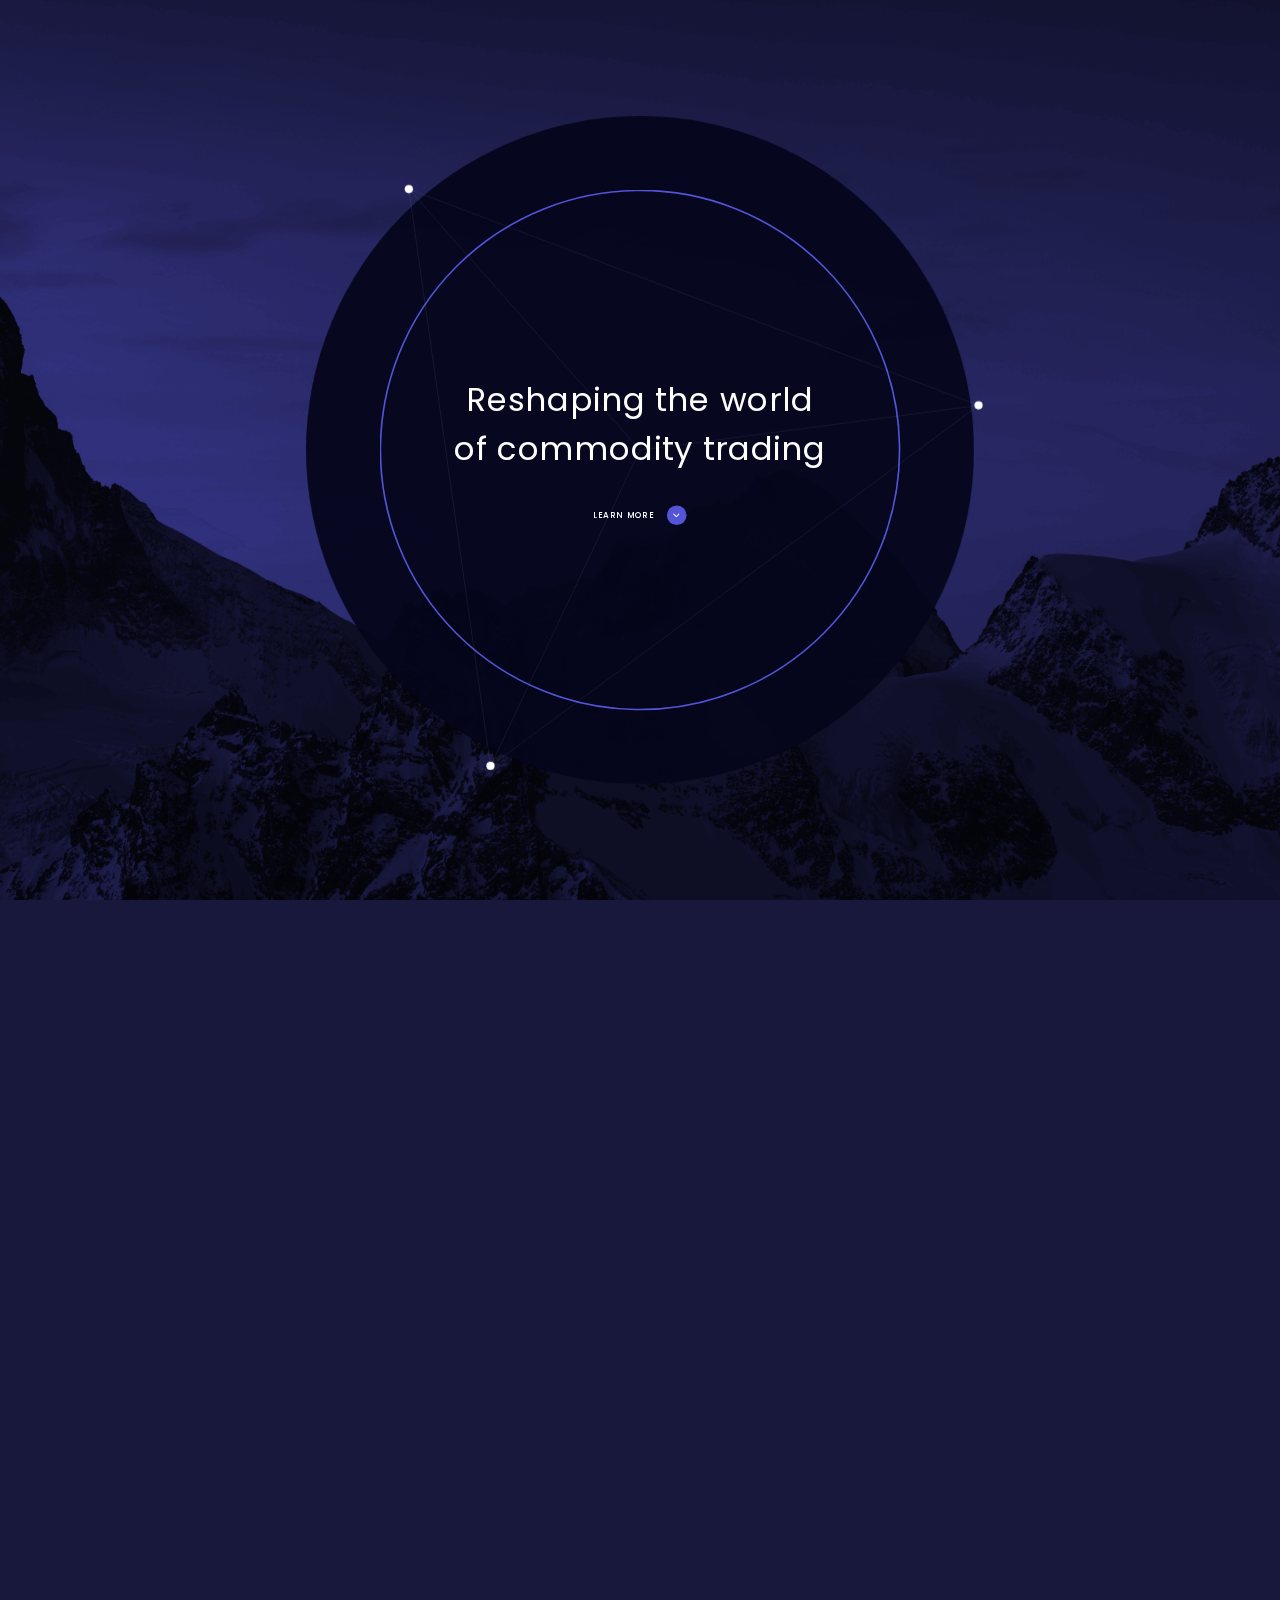
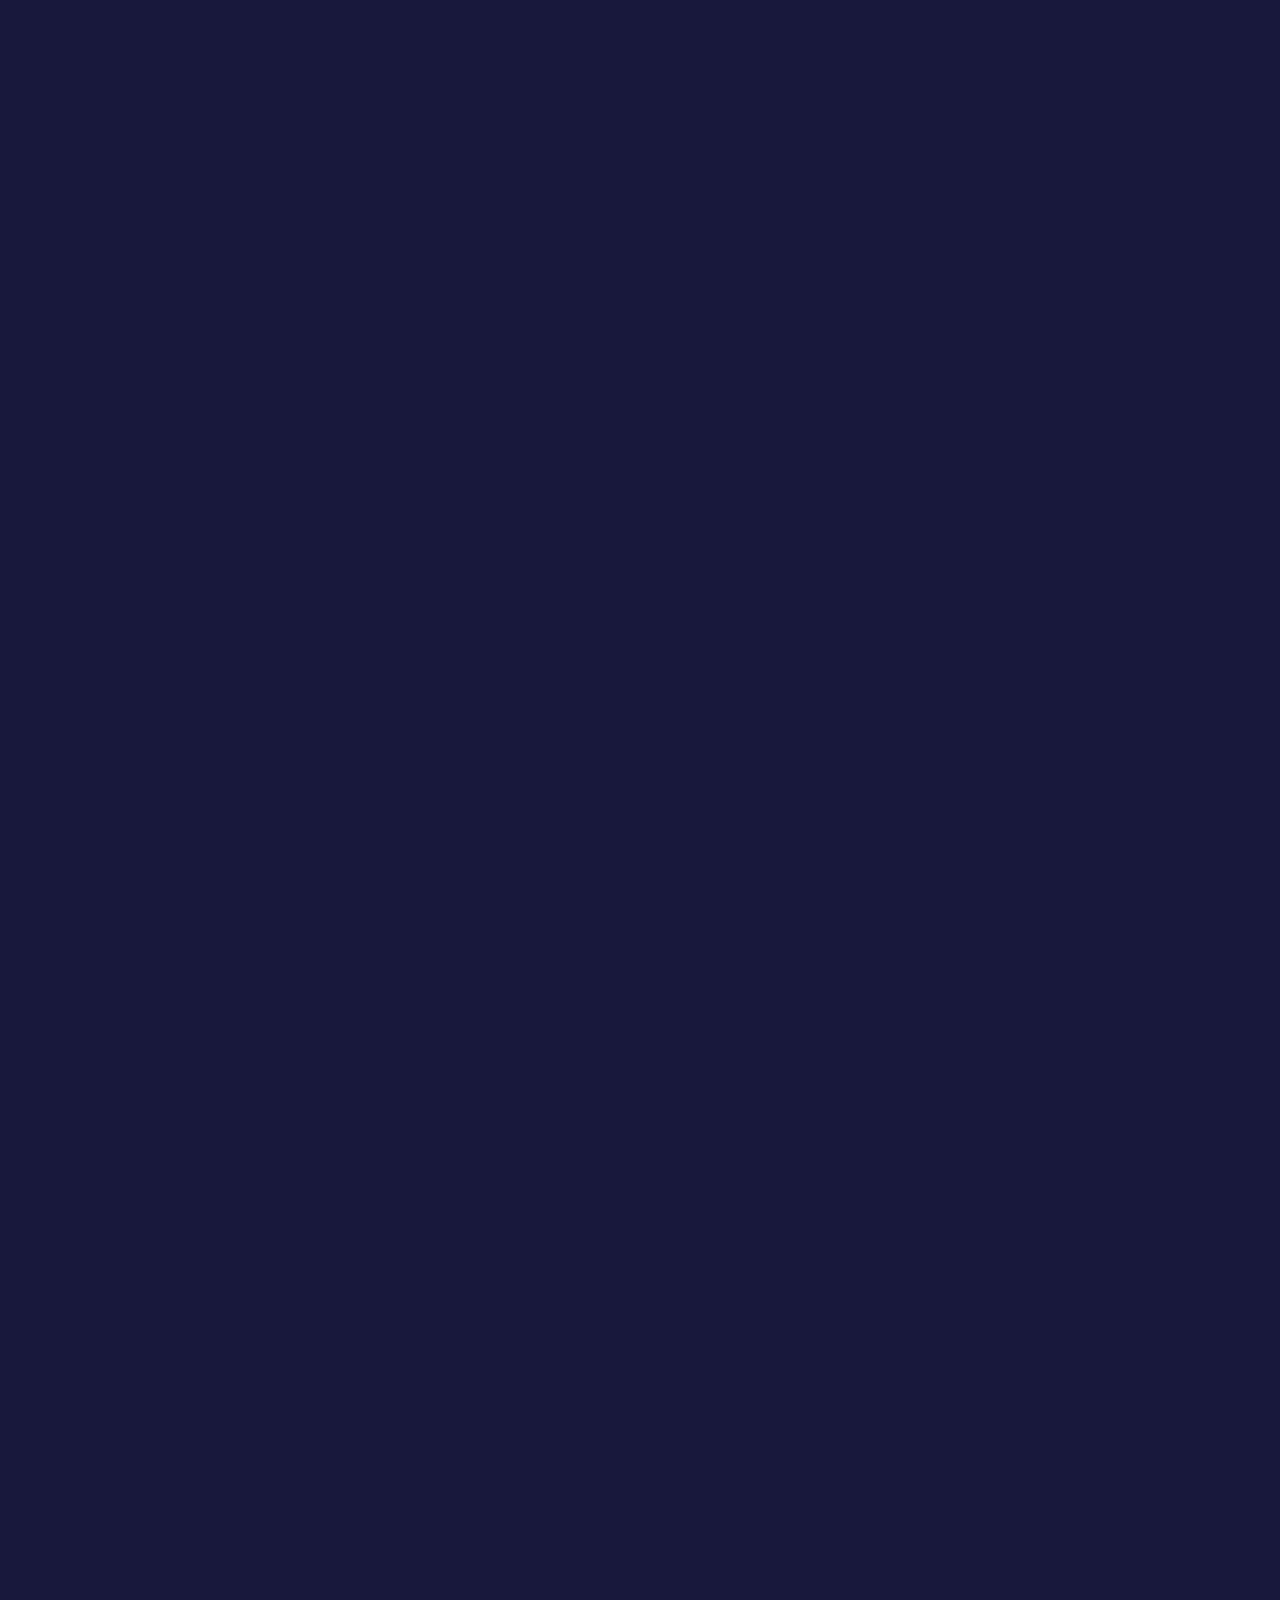
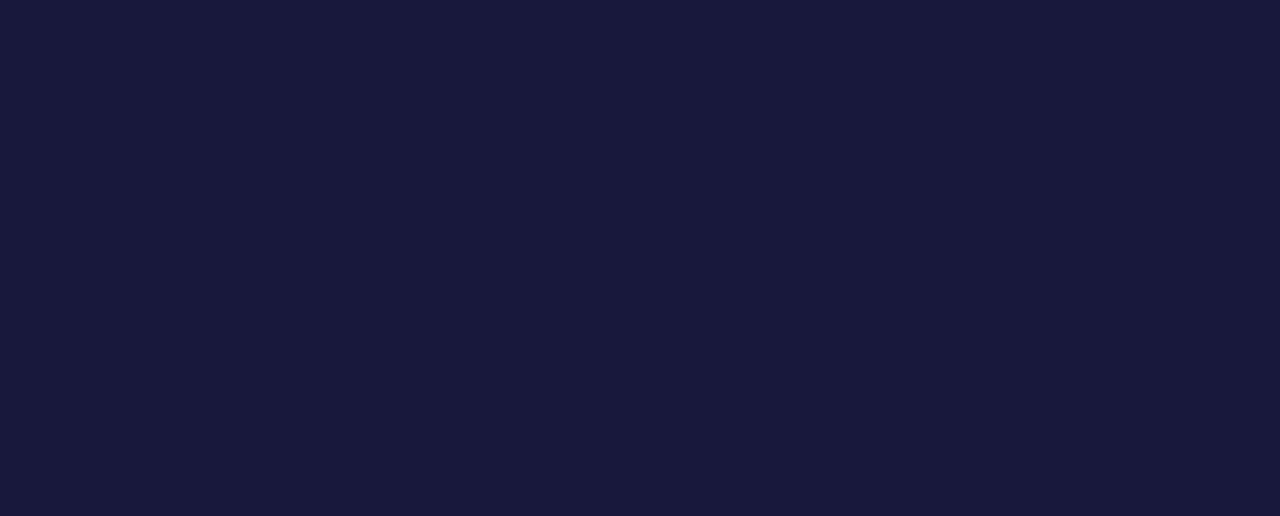
<file: index.html>
<!DOCTYPE html>
<html lang="en">

<head>
	<meta charset="UTF-8">
	<meta name="viewport" content="width=device-width, initial-scale=1.0">
	<link rel="stylesheet" href="style.css">
	<title>Trisolaris</title>

	<link rel="apple-touch-icon" sizes="180x180" href="images/content/favicon/apple-touch-icon.png">
	<link rel="icon" type="image/png" sizes="32x32" href="images/content/favicon/favicon-32x32.png">
	<link rel="icon" type="image/png" sizes="16x16" href="images/content/favicon/favicon-16x16.png">
	<link rel="manifest" href="images/content/favicon/site.webmanifest">
	<link rel="mask-icon" href="images/content/favicon/safari-pinned-tab.svg" color="#5bbad5">
	<meta name="msapplication-TileColor" content="#da532c">
	<meta name="theme-color" content="#ffffff">

	<meta property="og:image" content="@/../images/bg/Trisolaris_share_image.png">
	<meta property="og:image:type" content="image/png">
	<meta property="og:image:width" content="1920">
	<meta property="og:image:height" content="1080">

</head>

<body>
	<div id="smooth-wrapper" class="smooth-wrapper">
		<div id="smooth-content">
			<nav class="nav">
				<div class="nav__logo">
					<a href="./"><img src="@/../images/bg/logo.svg" alt="Trisolaris logo"></a>
				</div>
				<div class="nav__burger"></div>
				<div class="nav__menu">

					<a class="nav__menu__burger nav__menu__item nav__menu__item-active" href="./" role="button">What we do</a>
					<a class="nav__menu__burger nav__menu__item" href="./about.html" role="button">Who we are</a>
					<a class="nav__menu__burger nav__menu__button" href="./contact.html" role="button">
						<p>Contact</p>
					</a>

				</div>
			</nav>
			<div class="hero__bg">
				<img class="hero__bg__img" src="@/../images/bg/bg.png" alt="Background mountains">
			</div>
			<div class="hero__shape">
				<svg width="1000" height="1000" id="triangle" class="hero__shape__triangle" viewBox="0 0 1000 1000" fill="none" xmlns="http://www.w3.org/2000/svg">
					<circle id="shape-circle-one" cx="50" cy="-8" r="8" fill="white" />
					<circle id="shape-circle-two" cx="209" cy="1115" r="8" fill="white" />
					<circle id="shape-circle-three" cx="1159" cy="413" r="8" fill="white" />
					<path id="path0" fill="none" d="M50,-8 C-21.002,0 -243.507,291.715 -213.163,550.486 -182.819,809.256 100.374,1035.0835 198.771,1091.303 223.37,1105.3575 459.924,1184.331 612.457,1154.767 688.7235,1139.9845 936.232,1046.816 1068.738,889.833 1134.99,811.341 1195.242,615.643 1154.962,390.314 1132.80745,266.3825 967.846,-64.951 708.455,-153.488 591.7285,-193.33 408.84,-203.701 261.888,-157.644 141.654,-119.96 43.16235,-26.98255 50,-8 " />
					<path id="path1" fill="none" d="M209,1115 C208,1166 448.372,1127.078 602.77,1134.302 631.07,1135.626 952.232,1066.816 1084.738,909.833 1150.99,831.341 1211.242,635.643 1170.962,410.314 1148.80745,286.3825 983.846,-44.951 724.455,-133.488 607.7285,-173.33 424.84,-183.701 277.888,-137.644 235.8061,-124.4546 -39.82,32.515 -76.111,203.66 -96.332,299.011 -136.26,493.222 -127.636,590.977 -107.51,819.071 185.619,1111.463 209,1115 " />
					<path id="path2" fill="none" d="M1159,413 C1144.998,137.6 1046.667,44.815 971.444,-13.031 862.55,-96.77 524.297,-208.108 394.677,-168.029 258.5739,-125.945 144.519,-107.911 51.939,-7.191 -120,179.86 -212.99716,485.56531 -201.163,586.486 -170.819,845.256 112.374,1071.0835 210.771,1127.303 235.37,1141.3575 471.924,1220.331 624.457,1190.767 700.7235,1175.9845 948.232,1082.816 1080.738,925.833 1146.99,847.341 1164.423,747.945 1190.962,636.313 1201.739,590.979 1237.161,483.015 1159,413" />
					<path id="shape-circle-line-onetwo" opacity="0.3" d="M50 -8L209 1115" stroke="white" stroke-width="0.5" />
					<path id="shape-circle-line-onethree" opacity="0.3" d="M50 -8L1159 413" stroke="white" stroke-width="0.5" />
					<path id="shape-circle-line-onecenter" opacity="0.3" d="M50 -8L500 500" stroke="white" stroke-width="0.5" />
					<path id="shape-circle-line-twothree" opacity="0.3" d="M209 1115L1159 413" stroke="white" stroke-width="0.5" />
					<path id="shape-circle-line-twocenter" opacity="0.3" d="M209 1115L500 500" stroke="white" stroke-width="0.5" />
					<path id="shape-circle-line-threecenter" opacity="0.3" d="M1159 413L500 500" stroke="white" stroke-width="0.5" />

					<circle id="shape-rect-one" cx=50 cy=-8 r="300" fill="transparent" />
					<circle id="shape-rect-two" cx="209" cy="1115" r="300" fill="transparent" />
					<circle id="shape-rect-three" cx="1159" cy="413" r="300" fill="transparent" />
				</svg>
			</div>
			<section class="hero">
				<div class="hero__content">
					<div class="hero__content__circle">
						<div class="hero__content__circle__ring">
							<div class="hero__content__circle__ring__text">
								<h1>Reshaping the world <br>of commodity trading</h1>
								<a class="hero__content__circle__ring__text__action" href="" role="button">
									<p>Learn More</p>
									<div class="hero__content__circle__ring__text__action__button">
										<svg width="9" height="6" viewBox="0 0 9 6" fill="none" xmlns="http://www.w3.org/2000/svg">
											<path d="M8.0814 1.11123C7.97592 1.00812 7.83287 0.950195 7.68371 0.950195C7.53456 0.950195 7.39151 1.00812 7.28603 1.11123L4.50165 3.83373L1.71728 1.11123C1.61119 1.01104 1.4691 0.955604 1.32161 0.956857C1.17413 0.95811 1.03305 1.01595 0.928754 1.11793C0.824461 1.2199 0.765305 1.35785 0.764023 1.50206C0.762742 1.64627 0.819438 1.7852 0.921902 1.88893L4.10396 5.00028C4.20945 5.10339 4.3525 5.16131 4.50165 5.16131C4.65081 5.16131 4.79385 5.10339 4.89934 5.00028L8.0814 1.88893C8.18685 1.78579 8.24609 1.64592 8.24609 1.50008C8.24609 1.35424 8.18685 1.21437 8.0814 1.11123Z" fill="white" />
										</svg>
									</div>
							</div>
						</div>
					</div>
					</a>
				</div>
			</section>
			<section class="white">
				<div class="white__wrap">
					<div class="container white__firstText">
						<div class="white__firstText__heading-wrap">
							<h2 class="white-text-animation">Challenging today’s
								<b><span><img class="imOne" src="@/../images/bg/1.png" alt=""><img class="imOne" src="@/../images/bg/2.png" alt=""><img class="imOne" src="@/../images/bg/3.png" alt=""><img class="imOne" src="@/../images/bg/4.png" alt="">
									</span></b>
								conventional operations in the energy markets &amp; ushering
								<b><span><img class="imTwo" src="@/../images/bg/5.png" alt=""><img class="imTwo" src="@/../images/bg/6.png" alt=""><img class="imTwo" src="@/../images/bg/7.png" alt=""><img class="imTwo" src="@/../images/bg/8.png" alt="">
									</span></b>
								in the future of trading.
							</h2>
						</div>
						<p>Drawing on sophisticated mathematical models and market expertise, TRISOLARIS transforms data into top-tier trading, with remarkable outcomes. We achieve this by steadily investing in cutting-edge technologies and carefully selecting the brightest minds to drive TRISOLARIS forward.</p>
					</div>
					<div class="white__pictures">
						<div class="white__pictures__item">
							<!-- <div class="white__pictures__item__overlay"></div> -->
							<img src="@/../images/bg/left.png" alt="Factory">
							<!-- <p>portfolio products</p> -->
						</div>
						<div class="white__pictures__item">
							<img src="@/../images/bg/middle.png" alt="Power line">
						</div>
						<div class="white__pictures__item">
							<img src="@/../images/bg/right.png" alt="Wind turbine">
						</div>
					</div>
					<div class="white__secondText">
						<div class="white__secondText__wrap">
							<p>With a business model founded on innovation, risk management and diversification, TRISOLARIS has successfully become a leading energy trader, spanning 20+ markets across Europe and globally. Our trading portfolio includes electricity, gas and renewable energy products.</p>
							<a href="./about.html" role="button" class="white__secondText__wrap__button">
								<p>Who we are</p>
								<div class="white__secondText__wrap__button__circle">
									<svg width="6" height="8" viewBox="0 0 6 8" fill="none" xmlns="http://www.w3.org/2000/svg">
										<path d="M1.11123 0.418599C1.00812 0.524083 0.950195 0.667131 0.950195 0.816286C0.950195 0.965441 1.00812 1.10849 1.11123 1.21397L3.83373 3.99835L1.11123 6.78272C1.01104 6.88881 0.955604 7.0309 0.956857 7.17839C0.95811 7.32587 1.01595 7.46695 1.11793 7.57125C1.2199 7.67554 1.35785 7.7347 1.50206 7.73598C1.64627 7.73726 1.7852 7.68056 1.88893 7.5781L5.00028 4.39604C5.10339 4.29055 5.16131 4.1475 5.16131 3.99835C5.16131 3.84919 5.10339 3.70615 5.00028 3.60066L1.88893 0.418599C1.78579 0.313146 1.64592 0.253906 1.50008 0.253906C1.35424 0.253906 1.21437 0.313146 1.11123 0.418599Z" fill="white" />
									</svg>
								</div>
							</a>
						</div>
					</div>
				</div>
			</section>
			<section class="text">
				<div class="container text__content">
					<div class="text__content__divider">
						<p>Trisolaris</p>
						<div class="text__content__divider__line"></div>
					</div>
					<h2 class="text-text-animation">Amplifying trading through our unmatched know-how</h2>
					<p class="text__content__block">Every person at TRISOLARIS is motivated by curiosity and problem solving. So, it’s inevitable that, each day, we challenge the status quo.<br><br>
						TRISOLARIS is made up of exceptional people from various disciplines of mathematics, physics, economics, chess or poker. The team supports each other by collectively sharing their insight and expertise in their respective fields. This encourages TRISOLARIS to re-examine data as a tool, broaden our impact for a sustainable future and help one another to discover trading opportunities beyond the horizon.<br><br>
						TRISOLARIS supports the ever-growing shift from fossil fuels to renewable energy. It’s clear that technology plays a vital role in this transition, so our team uses forward-thinking approaches and tech-driven ideas to optimize energy outputs from renewable sources, like wind, water or solar energy.</p>
					<div class="text__content__numbers">
						<div class="text__content__numbers__double">
							<div class="text__content__numbers__double__item">
								<h1>20+</h1>
								<p>markets across Europe and globally</p>
							</div>
							<div class="text__content__numbers__double__item">
								<h1>30M+</h1>
								<p>trades in the energy markets</p>
							</div>
						</div>
						<div class="text__content__numbers__double">
							<div class="text__content__numbers__double__item">
								<h1>99%</h1>
								<p>good time ratio on trading floor</p>
							</div>
							<div class="text__content__numbers__double__item">
								<h1>20M+</h1>
								<p>kg CO<sub>2</sub> equivalent footprint reduction</p>
							</div>
						</div>
					</div>
				</div>
			</section>
			<section class="bottom">
				<div class="bottom__bg">
					<div class="bottom__bg__overlay"></div>
					<div class="bottom__bg__gradient"></div>
					<img src="@/../images/bg/bg-bottom-nogap.png" alt="Background mountains">
				</div>
				<div class="bottom__circleWrap">
					<div class="bottom__circleWrap__circle"></div>
				</div>
				<div class="bottom__content">
					<div class="bottom__content__headline">
						<img src="@/../images/bg/logo.svg" alt="Trisolaris logo">
						<p>Reshaping the world<br> of commodity trading</p>
					</div>
					<div class="bottom__content__contacts container">
						<div class="bottom__content__contacts__item">
							<h4>Pages</h4>
							<a class="bottom__content__contacts__item-underline" href="./" role="button">What we do</a>
							<a class="bottom__content__contacts__item-underline" href="./about.html" role="button">Who we are</a>
							<a class="bottom__content__contacts__item-underline" href="./contact.html" role="button">Contact</a>
						</div>
						<div class="bottom__content__contacts__item">
							<h4>Company</h4>
							<p>
								Trisolaris AG<br>
								Hinterbergstrasse 22<br>
								6312 Steinhausen<br>
								Switzerland<br>
							</p>
						</div>
						<div class="bottom__content__contacts__item">
							<h4>Contact</h4>
							<a href="tel:+41417401402" rel="noopener" role="button">Phone: +41 41 740 14 02</a>
							<a href="mailto:info@trisolaris.ch" rel="noopener" role="button">E-mail: info@trisolaris.ch</a>
							<a href="./" role="button">Web: www.trisolaris.ch</a>
						</div>
						<!--
            <div class="bottom__content__contacts__item">
                <h4>Social media</h4>
                <a class="bottom__content__contacts__item-underline" href="" role="button">Linkedin</a>
                <a class="bottom__content__contacts__item-underline" href="" role="button">Instagram</a>
                <a class="bottom__content__contacts__item-underline" href="" role="button">Twitter</a>
                <a class="bottom__content__contacts__item-underline" href="" role="button">Facebook</a>
            </div>
            -->
					</div>
					<div class="bottom__content__copyright">
						<p>© 2023, Trisolaris AG. All rights reserved.</p>
					</div>
				</div>
			</section>
		</div>
	</div>

	<script type="text/js" src="js/vendor/gsap.min.js"></script>
	<script type="text/js" src="js/ScrollSmoother.min.js"></script>
	<script type="text/js" src="js/ScrollTrigger.min.js"></script>

	<script src="js/scripts.js?202303215366"></script>

</body>

</html>
</file>
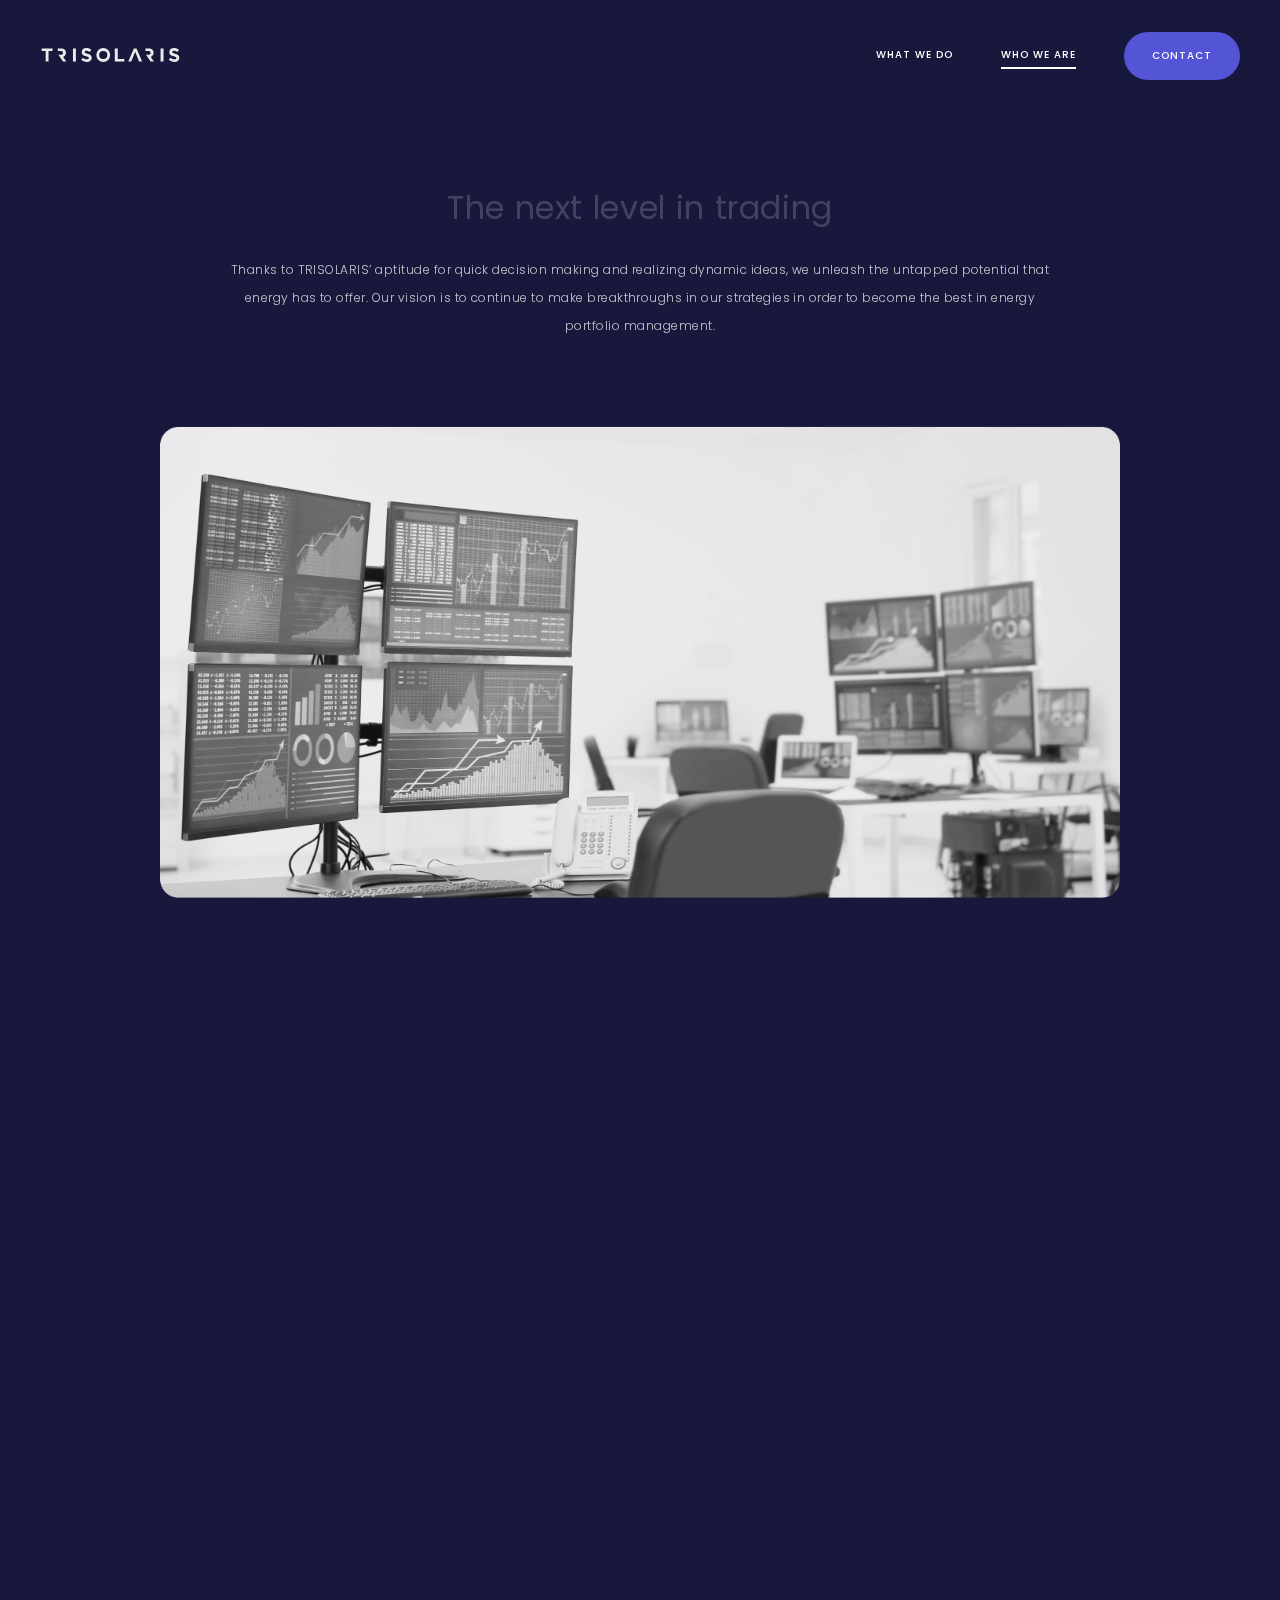
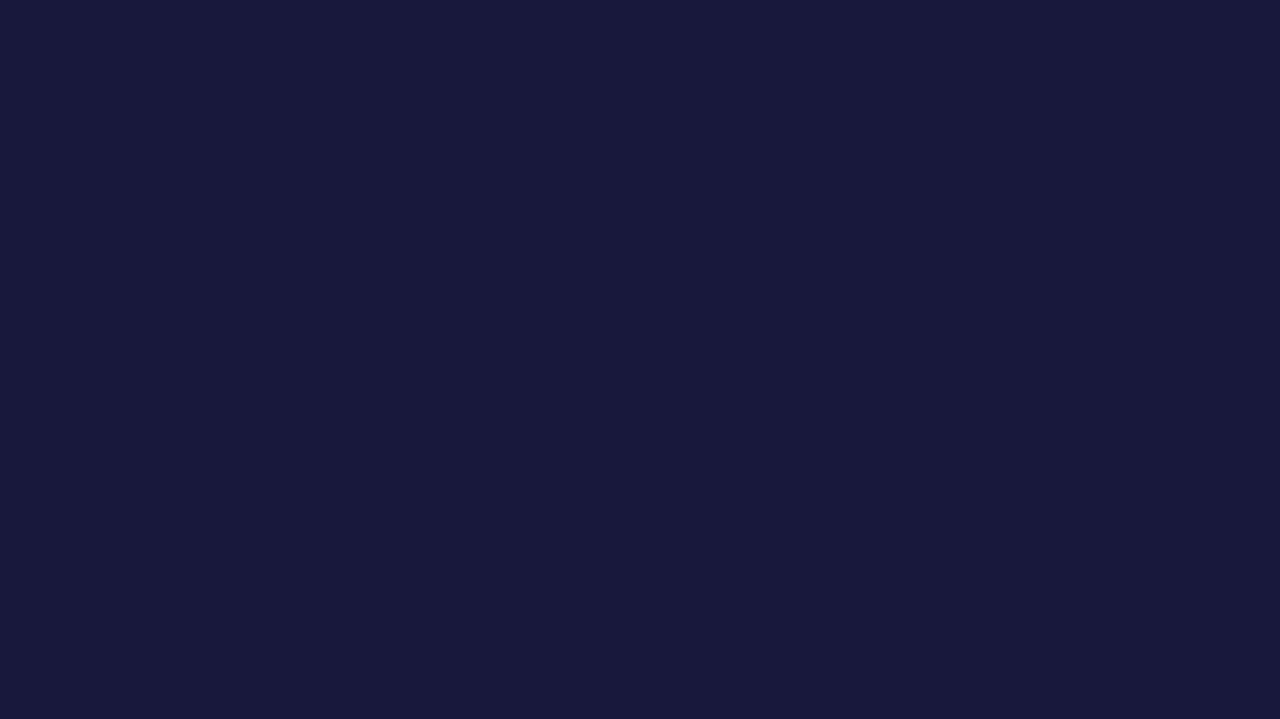
<file: about.html>
<!DOCTYPE html>
<html lang="en">

<head>
	<meta charset="UTF-8">
	<meta name="viewport" content="width=device-width, initial-scale=1.0">
	<link rel="stylesheet" href="style.css">
	<title>Trisolaris</title>

	<link rel="apple-touch-icon" sizes="180x180" href="images/content/favicon/apple-touch-icon.png">
	<link rel="icon" type="image/png" sizes="32x32" href="images/content/favicon/favicon-32x32.png">
	<link rel="icon" type="image/png" sizes="16x16" href="images/content/favicon/favicon-16x16.png">
	<link rel="manifest" href="images/content/favicon/site.webmanifest">
	<link rel="mask-icon" href="images/content/favicon/safari-pinned-tab.svg" color="#5bbad5">
	<meta name="msapplication-TileColor" content="#da532c">
	<meta name="theme-color" content="#ffffff">

	<meta property="og:image" content="@/../images/bg/Trisolaris_share_image.png">
	<meta property="og:image:type" content="image/png">
	<meta property="og:image:width" content="1920">
	<meta property="og:image:height" content="1080">

</head>

<body>
	<div id="smooth-wrapper" class="smooth-wrapper">
		<div id="smooth-content">
			<nav class="nav">
				<div class="nav__logo">
					<a href="./"><img src="@/../images/bg/logo.svg" alt="Trisolaris logo"></a>
				</div>
				<div class="nav__burger"></div>
				<div class="nav__menu">

					<a class="nav__menu__burger nav__menu__item" href="./" role="button">What we do</a>
					<a class="nav__menu__burger nav__menu__item nav__menu__item-active" href="./about.html" role="button">Who we are</a>
					<a class="nav__menu__burger nav__menu__button" href="./contact.html" role="button">
						<p>Contact</p>
					</a>

				</div>
			</nav>
			<section class="aboutus">
				<div class="container">
					<div class="aboutus__text">
						<h1 class="aboutus__text-animation">The next level in trading</h1>
						<p>Thanks to TRISOLARIS’ aptitude for quick decision making and realizing dynamic ideas, we unleash the untapped potential that energy has to offer. Our vision is to continue to make breakthroughs in our strategies in order to become the best in energy portfolio management.</p>
					</div>
					<div class="aboutus__image">
						<img src="@/../images/bg/aboutus.png" alt="">
					</div>
					<div class="aboutus__divider">
						<div class="aboutus__divider__line"></div>
						<p>UNIQUE ADVANTAGE</p>
						<div class="aboutus__divider__line"></div>
					</div>
					<div class="aboutus__bottomtext">
						<h1>To reach our goal, TRISOLARIS leverages our own unique advantage – connecting our data and proprietary technology with market expertise.</h1>
						<p>We utilize our team’s proficiency in analyzing data, recognizing patterns and solving complex problems to avoid risk, reduce volatility in the market and maximize profit. Our team’s skill in maneuvering the markets’ complexities always ensure that our trading activities are not only operating smoothly but at their top capacities.</p>
					</div>
				</div>
			</section>

			<section class="bottom">
				<div class="bottom__bg">
					<div class="bottom__bg__overlay"></div>
					<div class="bottom__bg__gradient"></div>
					<img src="@/../images/bg/bg-bottom-nogap.png" alt="Background mountains">
				</div>
				<div class="bottom__circleWrap">
					<div class="bottom__circleWrap__circle"></div>
				</div>
				<div class="bottom__content">
					<div class="bottom__content__headline">
						<img src="@/../images/bg/logo.svg" alt="Trisolaris logo">
						<p>Reshaping the world<br> of commodity trading</p>
					</div>
					<div class="bottom__content__contacts container">
						<div class="bottom__content__contacts__item">
							<h4>Pages</h4>
							<a class="bottom__content__contacts__item-underline" href="./" role="button">What we do</a>
							<a class="bottom__content__contacts__item-underline" href="./about.html" role="button">Who we are</a>
							<a class="bottom__content__contacts__item-underline" href="./contact.html" role="button">Contact</a>
						</div>
						<div class="bottom__content__contacts__item">
							<h4>Company</h4>
							<p>
								Trisolaris AG<br>
								Hinterbergstrasse 22<br>
								6312 Steinhausen<br>
								Switzerland<br>
							</p>
						</div>
						<div class="bottom__content__contacts__item">
							<h4>Contact</h4>
							<a href="tel:+41417401402" rel="noopener" role="button">Phone: +41 41 740 14 02</a>
							<a href="mailto:info@trisolaris.ch" rel="noopener" role="button">E-mail: info@trisolaris.ch</a>
							<a href="./" role="button">Web: www.trisolaris.ch</a>
						</div>
						<!--
            <div class="bottom__content__contacts__item">
                <h4>Social media</h4>
                <a class="bottom__content__contacts__item-underline" href="" role="button">Linkedin</a>
                <a class="bottom__content__contacts__item-underline" href="" role="button">Instagram</a>
                <a class="bottom__content__contacts__item-underline" href="" role="button">Twitter</a>
                <a class="bottom__content__contacts__item-underline" href="" role="button">Facebook</a>
            </div>
            -->
					</div>
					<div class="bottom__content__copyright">
						<p>© 2023, Trisolaris AG. All rights reserved.</p>
					</div>
				</div>
			</section>
		</div>
	</div>
	<script type="text/js" src="js/vendor/gsap.min.js"></script>
	<script type="text/js" src="js/ScrollSmoother.min.js"></script>
	<script type="text/js" src="js/ScrollTrigger.min.js"></script>

	<script src="js/scripts.js?202303215366"></script>

</body>

</html>
</file>
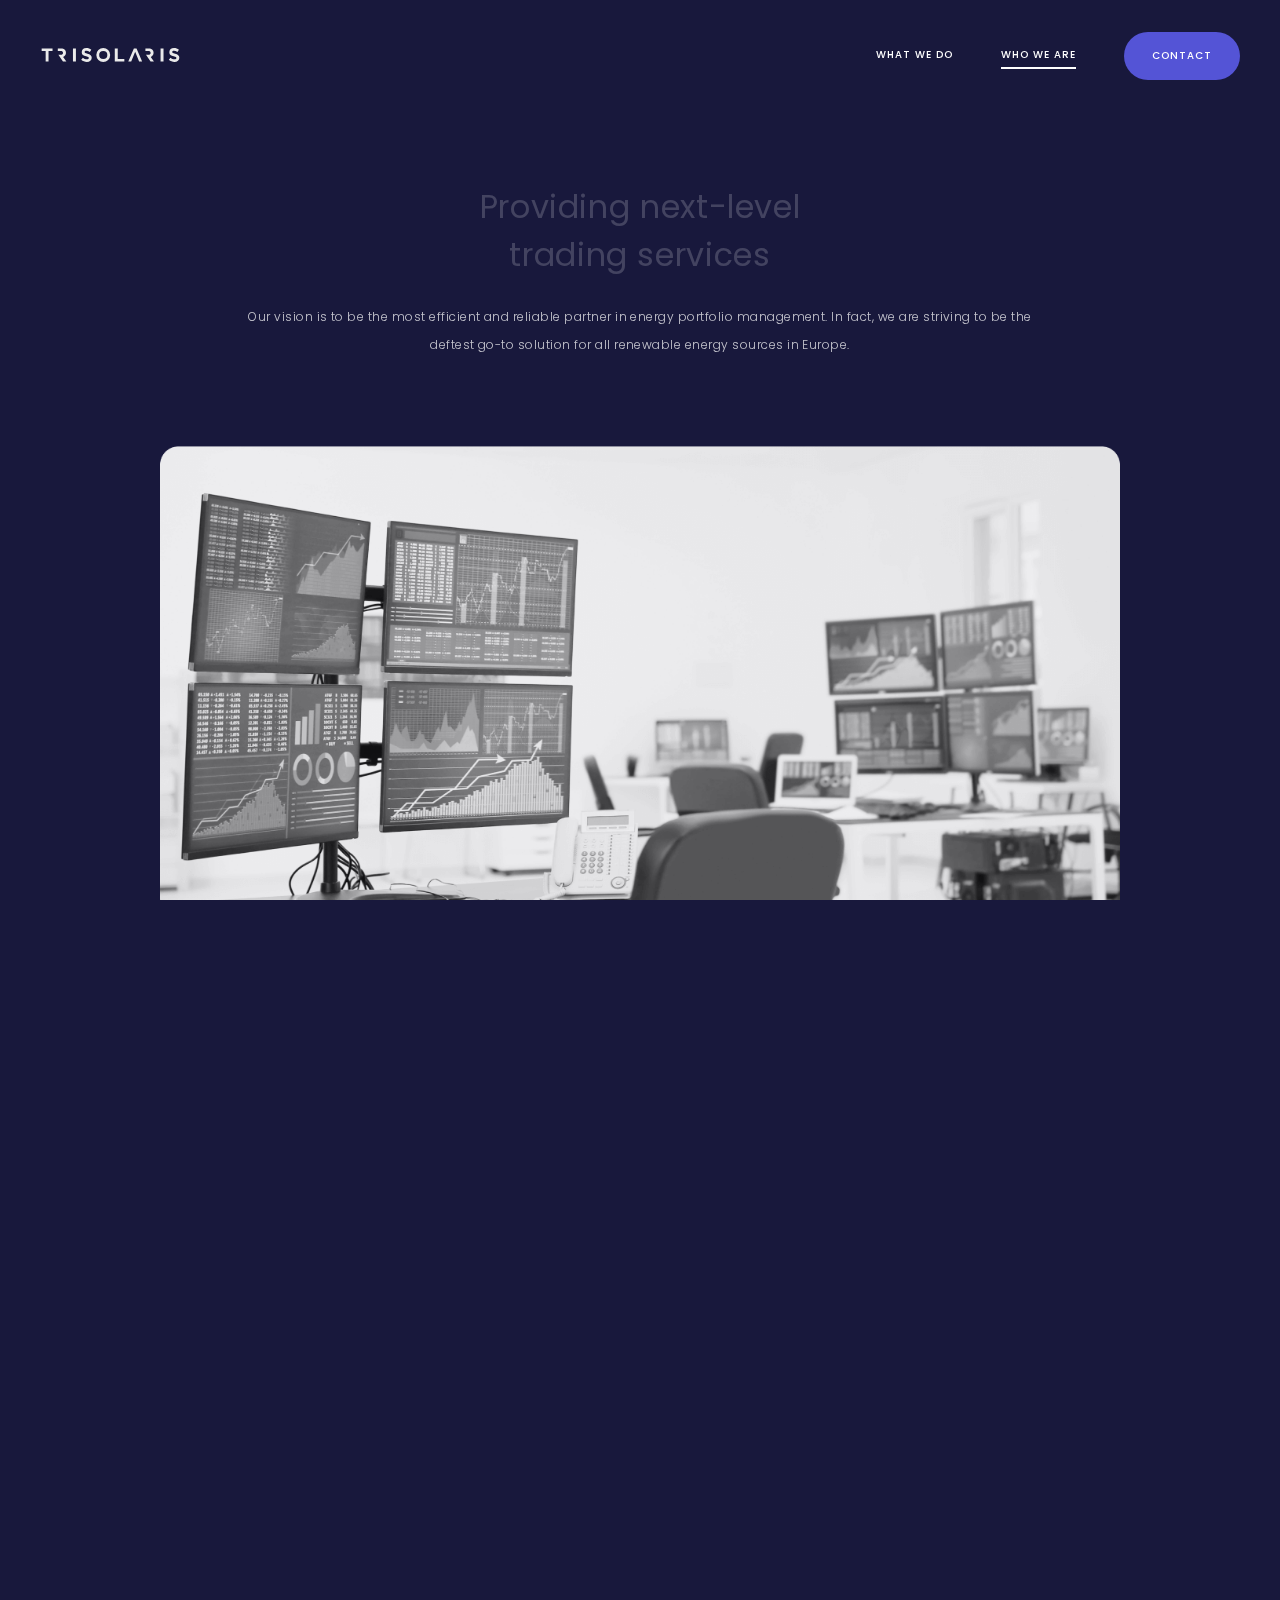
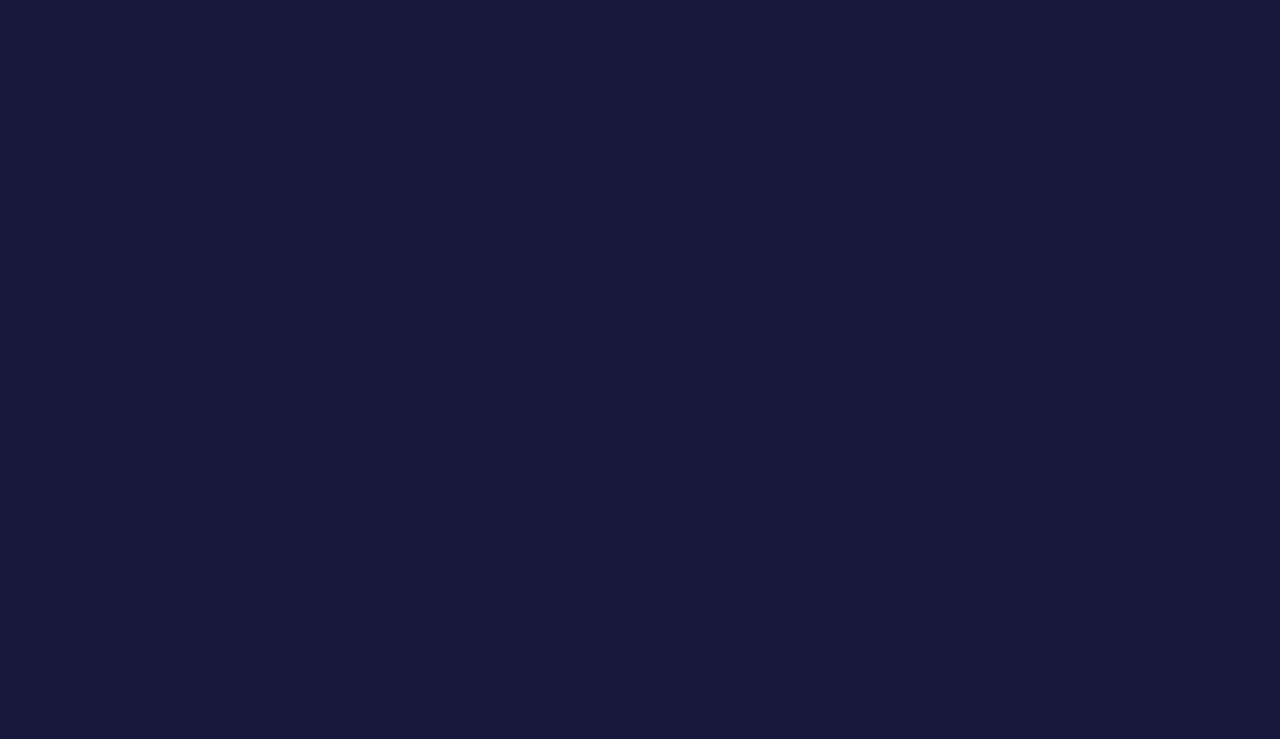
<file: aboutus.html>
<!DOCTYPE html>
<html lang="en">

<head>
	<meta charset="UTF-8">
	<meta name="viewport" content="width=device-width, initial-scale=1.0">
	<link rel="stylesheet" href="style.css">
	<title>Trisolaris</title>

	<link rel="apple-touch-icon" sizes="180x180" href="images/content/favicon/apple-touch-icon.png">
	<link rel="icon" type="image/png" sizes="32x32" href="images/content/favicon/favicon-32x32.png">
	<link rel="icon" type="image/png" sizes="16x16" href="images/content/favicon/favicon-16x16.png">
	<link rel="manifest" href="images/content/favicon/site.webmanifest">
	<link rel="mask-icon" href="images/content/favicon/safari-pinned-tab.svg" color="#5bbad5">
	<meta name="msapplication-TileColor" content="#da532c">
	<meta name="theme-color" content="#ffffff">

</head>

<body>
	<div id="smooth-wrapper" class="smooth-wrapper">
		<div id="smooth-content">
			<nav class="nav">
				<div class="nav__logo">
					<a href="/"><img src="@/../images/bg/logo.svg" alt="Trisolaris logo"></a>
				</div>
				<div class="nav__burger"></div>
				<div class="nav__menu">

					<a class="nav__menu__burger nav__menu__item" href="" role="button">What we do</a>
					<a class="nav__menu__burger nav__menu__item nav__menu__item-active" href="" role="button">Who we are</a>
					<a class="nav__menu__burger nav__menu__button" href="" role="button">
						<p>Contact</p>
					</a>

				</div>
			</nav>
			<section class="aboutus">
				<div class="container">
					<div class="aboutus__text">
						<h1 class="aboutus__text-animation">Providing next-level<br> trading services</h1>
						<p>Our vision is to be the most efficient and reliable partner in energy portfolio management. In fact, we are striving to be the deftest go-to solution for all renewable energy sources in Europe.</p>
					</div>
					<div class="aboutus__image">
						<img src="@/../images/bg/aboutus.png" alt="">
					</div>
					<div class="aboutus__divider">
						<div class="aboutus__divider__line"></div>
						<p>UNIQUE ADVANTAGE</p>
						<div class="aboutus__divider__line"></div>
					</div>
					<div class="aboutus__bottomtext">
						<h1>To achieve our goal, TRISOLARIS leverages our own unique advantage – connecting our data and proprietary technology with market expertise.</h1>
						<p>We also utilize our team’s expert ability to analyze data, recognize patterns and solve complex problems in order to avoid risk, reduce volatility in the market and maximize profit. Our team’s quick action and ability to maneuver the markets’ complexities always ensure that our trading activities are not only operating smoothly but at their top capacities.</p>
					</div>
				</div>
			</section>
			<section class="bottom">
				<div class="bottom__bg">
					<div class="bottom__bg__overlay"></div>
					<div class="bottom__bg__gradient"></div>
					<img src="@/../images/bg/bg-bottom-nogap.png" alt="Background mountains">
				</div>
				<div class="bottom__circleWrap">
					<div class="bottom__circleWrap__circle"></div>
				</div>
				<div class="bottom__content">
					<div class="bottom__content__headline">
						<img src="@/../images/bg/logo.svg" alt="Trisolaris logo">
						<p>Reshaping the world<br> of commodity trading</p>
					</div>
					<div class="bottom__content__contacts container">
						<div class="bottom__content__contacts__item">
							<h4>Pages</h4>
							<a class="bottom__content__contacts__item-underline" href="" role="button">What we do</a>
							<a class="bottom__content__contacts__item-underline" href="" role="button">Who we are</a>
							<a class="bottom__content__contacts__item-underline" href="" role="button">Contact</a>
						</div>
						<div class="bottom__content__contacts__item">
							<h4>Company</h4>
							<p>
								Trisolaris AG<br>
								Hinterbergstrasse 22<br>
								6312 Steinhausen<br>
								Switzerland<br>
							</p>
						</div>
						<div class="bottom__content__contacts__item">
							<h4>Contact</h4>
							<a href="tel:+41417401402" rel="noopener" role="button">Phone: +41 41 740 14 02</a>
							<a href="mailto:info@trisolaris.ch" rel="noopener" role="button">E-mail: info@trisolaris.ch</a>
							<a href="" role="button">Web: www.trisolaris.ch</a>
						</div>
						<!--
            <div class="bottom__content__contacts__item">
                <h4>Social media</h4>
                <a class="bottom__content__contacts__item-underline" href="" role="button">Linkedin</a>
                <a class="bottom__content__contacts__item-underline" href="" role="button">Instagram</a>
                <a class="bottom__content__contacts__item-underline" href="" role="button">Twitter</a>
                <a class="bottom__content__contacts__item-underline" href="" role="button">Facebook</a>
            </div>
            -->
					</div>
					<div class="bottom__content__copyright">
						<p>© 2023, Trisolaris AG. All rights reserved.</p>
					</div>
				</div>
			</section>
		</div>
	</div>
	<script type="text/js" src="js/vendor/gsap.min.js"></script>
	<script type="text/js" src="js/ScrollSmoother.min.js"></script>
	<script type="text/js" src="js/ScrollTrigger.min.js"></script>

	<script src="js/scripts.js?202303112625"></script>

</body>

</html>
</file>
<file: style.css>
:root{--space-cadet-color:#212140;--rich-black-color:#11111c;--delft-blue-color:#30384e;--powder-blue-color:#a6b0c9;--iris-color:#5454d6;--iris-color-hover:#2f2fae;--periwinkle-color:#bdbdef;--magnolia-color:#efeffb;--battleship-grey-color:#999;--timberwolf-color:#d6d6d6;--white-color:#fff;--bg-color:#18183c}.container{width:100%;max-width:83.125rem;margin:0 auto;-webkit-box-sizing:border-box;box-sizing:border-box}@font-face{font-family:Poppins-Medium;font-style:Medium;src:url(fonts/Poppins/Poppins-Medium.ttf)}@font-face{font-family:Poppins-Light;font-style:Light;src:url(fonts/Poppins/Poppins-Light.ttf)}@font-face{font-family:Poppins;font-style:normal;src:url(fonts/Poppins/Poppins-Regular.ttf)}a,abbr,acronym,address,applet,article,aside,audio,b,big,blockquote,body,canvas,caption,center,cite,code,dd,del,details,dfn,div,dl,dt,em,embed,fieldset,figcaption,figure,footer,form,h1,h2,h3,h4,h5,h6,header,hgroup,html,i,iframe,img,ins,kbd,label,legend,li,mark,menu,nav,object,ol,output,p,pre,q,ruby,s,samp,section,small,span,strike,strong,summary,table,tbody,td,tfoot,th,thead,time,tr,tt,u,ul,var,video{margin:0;padding:0;border:0;font-size:100%;font:inherit;vertical-align:baseline;text-decoration:none}article,aside,details,figcaption,figure,footer,header,hgroup,menu,nav,section{display:block}body{line-height:1;background-color:var(--bg-color)}ol,ul{list-style:none}blockquote,q{quotes:none}blockquote:after,blockquote:before,q:after,q:before{content:"";content:none}table{border-collapse:collapse;border-spacing:0}button,input,select,textarea{padding:0;background:none;border:none;border-radius:0;outline:none;-webkit-appearance:none;-moz-appearance:none;appearance:none}body{position:relative}.split-line-white{background:-webkit-gradient(linear,left top,right top,color-stop(50%,var(--white-color)),color-stop(50%,transparent));background:linear-gradient(90deg,var(--white-color) 50%,transparent 0);background-size:200%;background-position-x:100%;-webkit-background-clip:text;background-clip:text}.split-line-iris{background:-webkit-gradient(linear,left top,right top,color-stop(50%,var(--iris-color)),color-stop(50%,transparent));background:linear-gradient(90deg,var(--iris-color) 50%,transparent 0);background-size:200%;background-position-x:100%;-webkit-background-clip:text;background-clip:text}.nav{position:absolute;display:-webkit-box;display:-ms-flexbox;display:flex;-webkit-box-align:center;-ms-flex-align:center;align-items:center;-webkit-box-pack:justify;-ms-flex-pack:justify;justify-content:space-between;width:calc(100% - 5rem);padding:2rem 2.5rem 0;z-index:9999;-webkit-transform:translateY(-12.5rem);transform:translateY(-12.5rem);pointer-events:none}.nav__logo{width:1.125rem;pointer-events:all}.nav__logo img{width:11.0625rem;height:1.125rem}.nav__burger{pointer-events:all}.nav__burger-active:before{rotate:45deg}.nav__burger-active:after{rotate:-45deg}.nav__menu{pointer-events:all;display:-webkit-box;display:-ms-flexbox;display:flex;-webkit-box-align:center;-ms-flex-align:center;align-items:center;gap:3rem}.nav__menu__item-active:after{width:100%!important}.nav__menu__item{font-family:Poppins-Medium;font-style:normal;font-weight:500;font-size:0.875rem;line-height:1.75rem;color:var(--white-color);text-align:center;letter-spacing:.08em;-webkit-font-feature-settings:"liga" off;font-feature-settings:"liga" off;text-transform:uppercase;cursor:pointer}.nav__menu__item:after{content:"";height:0.125rem;background-color:#fff;width:0;display:inherit;-webkit-transition:width .3s ease-out;transition:width .3s ease-out}.nav__menu__button{background-color:var(--iris-color);border-radius:37.5rem;cursor:pointer;-webkit-transition:background-color .3s ease-out;transition:background-color .3s ease-out}.nav__menu__button p{padding:0.875rem 2rem;font-family:Poppins-Medium;font-style:normal;font-weight:500;font-size:0.875rem;line-height:1.75rem;color:var(--white-color);text-transform:uppercase}.hero__bg{position:absolute;width:100%;height:170vh;overflow:hidden;z-index:-1}.hero__bg img{display:block;width:100%;height:100%;-o-object-fit:cover;object-fit:cover;-o-object-position:center top;object-position:center top}.hero__shape{position:absolute;width:100%;height:100vh;display:-webkit-box;display:-ms-flexbox;display:flex;-webkit-box-align:center;-ms-flex-align:center;align-items:center;-webkit-box-pack:center;-ms-flex-pack:center;justify-content:center;-ms-flex-negative:0;flex-shrink:0;top:0;z-index:3}.hero__shape svg{width:100%;height:50rem;-ms-flex-negative:0;flex-shrink:0;scale:0;overflow:visible}.hero{width:100vw;height:100vh;position:relative;overflow:hidden}.hero__content{width:100%;height:100%;overflow:hidden}.hero__content,.hero__content__circle{display:-webkit-box;display:-ms-flexbox;display:flex;-webkit-box-pack:center;-ms-flex-pack:center;justify-content:center;-webkit-box-align:center;-ms-flex-align:center;align-items:center}.hero__content__circle{width:calc(100vh - 7.5rem);height:calc(100vh - 7.5rem);min-width:38.75rem;min-height:38.75rem;margin:3.75rem 0;-ms-flex-negative:0;flex-shrink:0;border-radius:100%;background:rgba(5,5,27,.9450980392);scale:0}.hero__content__circle__ring{margin:9.375%;height:81.25%;width:81.25%;-ms-flex-negative:0;flex-shrink:0;border-radius:100%;border:0.125rem solid var(--iris-color);scale:.7}.hero__content__circle__ring,.hero__content__circle__ring__text{display:-webkit-box;display:-ms-flexbox;display:flex;-webkit-box-pack:center;-ms-flex-pack:center;justify-content:center;-webkit-box-align:center;-ms-flex-align:center;align-items:center}.hero__content__circle__ring__text{z-index:3;-webkit-box-orient:vertical;-webkit-box-direction:normal;-ms-flex-direction:column;flex-direction:column}.hero__content__circle__ring__text h1{font-family:Poppins;font-style:normal;font-weight:400;font-size:3.5rem;line-height:4.5rem;font-size:5.186vh;line-height:6.668vh;text-align:center;color:var(--white-color);padding-bottom:2.5rem;letter-spacing:.02em}.hero__content__circle__ring__text__action{display:-webkit-box;display:-ms-flexbox;display:flex;gap:1rem;cursor:pointer}.hero__content__circle__ring__text__action p{font-family:Poppins-Medium;font-style:normal;font-weight:500;font-size:0.875rem;line-height:1.75rem;color:var(--white-color);letter-spacing:.1em;-webkit-font-feature-settings:"liga" off;font-feature-settings:"liga" off;text-transform:uppercase}.hero__content__circle__ring__text__action__button{background-color:var(--iris-color);-webkit-transition:background-color .3s ease-out;transition:background-color .3s ease-out;width:1.75rem;height:1.75rem;border-radius:3.75rem;display:-webkit-box;display:-ms-flexbox;display:flex;-webkit-box-pack:center;-ms-flex-pack:center;justify-content:center;-webkit-box-align:center;-ms-flex-align:center;align-items:center}.white__wrap{border-radius:2rem;background-color:var(--white-color);overflow:hidden;padding-top:16.25rem;position:relative;z-index:10;-webkit-transform-origin:50% 80%;transform-origin:50% 80%}.white__firstText__heading-wrap{max-width:67.5rem}.white__firstText__heading-wrap h2{font-family:Poppins;font-style:normal;font-weight:400;font-size:3.25rem;line-height:4.625rem;letter-spacing:.02em;color:rgba(84,84,214,.2);display:inline}.white__firstText__heading-wrap span{position:relative;vertical-align:bottom;display:inline-block;width:7.3125rem;height:4.375rem}.white__firstText__heading-wrap img{display:inline;vertical-align:bottom;position:absolute;opacity:0}.white__firstText p{font-family:Poppins-Light;font-style:normal;font-weight:300;font-size:1rem;line-height:2rem;letter-spacing:.04em;max-width:56.875rem;padding-top:2.5rem;color:var(--space-cadet-color);opacity:.8}.white__pictures{display:-webkit-box;display:-ms-flexbox;display:flex;gap:1.5rem;padding:12.5rem 2.25rem 0}.white__pictures__item{position:relative;width:100%;height:100%}.white__pictures__item__overlay{background-color:var(--iris-color);mix-blend-mode:overlay;width:100%;height:100%}.white__pictures__item__overlay,.white__pictures__item p{cursor:pointer;position:absolute;opacity:0;-webkit-transition:opacity .3s ease-out;transition:opacity .3s ease-out}.white__pictures__item p{font-family:Poppins-Medium;font-style:normal;font-weight:500;font-size:1rem;line-height:1.75rem;letter-spacing:.1em;text-transform:uppercase;-webkit-font-feature-settings:"liga" off;font-feature-settings:"liga" off;bottom:2rem;left:2.5rem;color:#00f}.white__pictures__item img{width:100%;height:100%}.white__secondText{padding-top:11.25rem;padding-right:4.5rem;padding-bottom:16.25rem}.white__secondText__wrap{padding-left:36%;max-width:56.875rem}.white__secondText__wrap p{font-family:Poppins-Light;font-style:normal;font-weight:300;font-size:1rem;line-height:2rem;letter-spacing:.04em;max-width:56.875rem;color:var(--space-cadet-color);opacity:.8}.white__secondText__wrap__button{width:-webkit-fit-content;width:-moz-fit-content;width:fit-content;cursor:pointer;display:-webkit-box;display:-ms-flexbox;display:flex;-webkit-box-align:baseline;-ms-flex-align:baseline;align-items:baseline}.white__secondText__wrap__button p{font-family:Poppins-Medium;font-style:normal;font-weight:500;font-size:0.875rem;line-height:1.75rem;letter-spacing:.1em;margin-top:3rem;padding-right:1rem;text-transform:uppercase;color:var(--iris-color)}.white__secondText__wrap__button__circle{background-color:var(--iris-color);-webkit-transition:background-color .3s ease-out;transition:background-color .3s ease-out;width:1.75rem;height:1.75rem;border-radius:3.75rem;display:-webkit-box;display:-ms-flexbox;display:flex;-webkit-box-pack:center;-ms-flex-pack:center;justify-content:center;-webkit-box-align:center;-ms-flex-align:center;align-items:center}.text{margin-top:-34.375rem;overflow:visible;position:relative;z-index:3}.text__content{padding-top:16.25rem}.text__content__divider{width:calc(100% + 50vw - 41.5625rem);display:-webkit-box;display:-ms-flexbox;display:flex;-webkit-box-align:center;-ms-flex-align:center;align-items:center;gap:2rem}.text__content__divider p{font-family:Poppins;font-style:normal;font-weight:400;font-size:1rem;line-height:2rem;letter-spacing:.1em;color:var(--white-color);opacity:.4;text-transform:uppercase}.text__content__divider__line{height:0.0625rem;width:100%;background-color:var(--white-color);opacity:.16;-ms-flex-negative:0;flex-shrink:0}.text__content h2{font-family:Poppins;font-style:normal;font-weight:400;font-size:3.5rem;line-height:4.5rem;padding-top:3rem;letter-spacing:.02em;color:hsla(0,0%,100%,.2);max-width:53.125rem}.text__content__block{font-family:Poppins-Light;font-style:normal;font-weight:300;font-size:1rem;line-height:2rem;letter-spacing:.04em;color:var(--white-color);opacity:.8;padding-top:3.5rem;padding-left:4.5rem;max-width:57rem}.text__content__numbers{display:-webkit-box;display:-ms-flexbox;display:flex;gap:12.125rem;padding-top:7.75rem;padding-left:4.5rem}.text__content__numbers__double{display:-webkit-box;display:-ms-flexbox;display:flex;gap:12.125rem}.text__content__numbers__double__item{display:-webkit-box;display:-ms-flexbox;display:flex;-webkit-box-orient:vertical;-webkit-box-direction:normal;-ms-flex-direction:column;flex-direction:column}.text__content__numbers__double__item p{font-family:Poppins-Light;font-style:normal;font-weight:300;font-size:1rem;line-height:2rem;letter-spacing:.04em;opacity:.8;color:var(--white-color);padding-top:1.5rem;width:10.75rem}.text__content__numbers__double__item h1{font-family:Poppins;font-style:normal;font-weight:400;font-size:3.5rem;line-height:4.5rem;letter-spacing:.04em;color:#fff}.bottom{height:87.8125rem;position:relative;overflow:hidden;margin-top:-0.0625rem}.bottom__bg,.bottom__bg__overlay{position:absolute;width:100%;height:100%}.bottom__bg__overlay{background:var(--iris-color);mix-blend-mode:overlay}.bottom__bg__gradient{height:51.5rem;width:100%;background:-webkit-gradient(linear,left top,left bottom,from(#18183c),to(rgba(24,24,60,0)));background:linear-gradient(180deg,#18183c,rgba(24,24,60,0));position:absolute}.bottom__bg img{display:block;width:100%;height:100%;-o-object-fit:cover;object-fit:cover;-o-object-position:center bottom;object-position:center bottom;mix-blend-mode:normal}.bottom__circleWrap{position:absolute;width:100%;height:100%;display:-webkit-box;display:-ms-flexbox;display:flex;-webkit-box-pack:center;-ms-flex-pack:center;justify-content:center;bottom:0}.bottom__circleWrap__circle{width:calc(100vw - 13.25rem);height:calc(100vw - 13.25rem);opacity:.1;border:0.125rem solid var(--white-color);border-radius:100%;margin-left:6.625rem;margin-right:6.625rem;-webkit-transform:translateY(17.19%);transform:translateY(17.19%)}.bottom__content{-webkit-box-pack:end;-ms-flex-pack:end;justify-content:flex-end;height:100%}.bottom__content,.bottom__content__headline{display:-webkit-box;display:-ms-flexbox;display:flex;-webkit-box-orient:vertical;-webkit-box-direction:normal;-ms-flex-direction:column;flex-direction:column;-webkit-box-align:center;-ms-flex-align:center;align-items:center}.bottom__content__headline{gap:3.5rem;z-index:1}.bottom__content__headline img{width:18.5rem;height:1.875rem}.bottom__content__headline p{font-family:Poppins;font-style:normal;font-weight:400;font-size:3.5rem;line-height:4.5rem;letter-spacing:.02em;color:var(--white-color);text-align:center}.bottom__content__contacts{padding-top:8.75rem;display:-webkit-box;display:-ms-flexbox;display:flex;-webkit-box-pack:center;-ms-flex-pack:center;justify-content:center;gap:10rem;padding-left:4.5rem;padding-right:4.5rem;text-align:center}.bottom__content__contacts h4{font-family:Poppins;font-style:normal;font-weight:400;font-size:1rem;line-height:2rem;letter-spacing:.02em;color:var(--white-color);padding-bottom:1rem;z-index:1}.bottom__content__contacts a,.bottom__content__contacts p{font-family:Poppins;font-style:normal;font-weight:400;font-size:1rem;line-height:2rem;letter-spacing:.02em;color:var(--white-color);opacity:.7;line-height:2.125rem}.bottom__content__contacts a:active,.bottom__content__contacts a:link,.bottom__content__contacts a:visited{color:var(--white-color)}.bottom__content__contacts__item{width:13.4375rem;display:-webkit-box;display:-ms-flexbox;display:flex;-webkit-box-orient:vertical;-webkit-box-direction:normal;-ms-flex-direction:column;flex-direction:column}.bottom__content__contacts__item-underline{text-decoration:underline}.bottom__content__copyright{padding-top:11.5rem;padding-bottom:2.5rem}.bottom__content__copyright p{font-family:Poppins-Light;font-style:normal;font-weight:300;font-size:1rem;line-height:2rem;letter-spacing:.04em;color:var(--white-color);opacity:.7}.contact{width:100vw;overflow:visible;padding-top:6.25rem;padding-bottom:1.25rem}.contact,.contact .container{min-height:calc(100vh - 7.5rem)}.contact .container{display:-webkit-box;display:-ms-flexbox;display:flex;-webkit-box-pack:justify;-ms-flex-pack:justify;justify-content:space-between;-webkit-box-align:center;-ms-flex-align:center;align-items:center;width:100%;opacity:0;-webkit-transform:translateY(25rem);transform:translateY(25rem)}.contact__content{display:-webkit-box;display:-ms-flexbox;display:flex;-webkit-box-orient:vertical;-webkit-box-direction:normal;-ms-flex-direction:column;flex-direction:column;gap:3rem}.contact__content h1{font-family:Poppins;font-style:normal;font-weight:400;font-size:3.5rem;line-height:4.5rem;letter-spacing:.02em;color:hsla(0,0%,100%,.2)}.contact__content__textBlock{display:-webkit-box;display:-ms-flexbox;display:flex;-webkit-box-orient:vertical;-webkit-box-direction:normal;-ms-flex-direction:column;flex-direction:column;gap:3rem}.contact__content__textBlock__item__headline{display:-webkit-box;display:-ms-flexbox;display:flex;-webkit-box-align:center;-ms-flex-align:center;align-items:center;gap:1rem;padding-bottom:1rem}.contact__content__textBlock__item__headline__circleIcon{width:2.5rem;height:2.5rem;border-radius:100%;display:-webkit-box;display:-ms-flexbox;display:flex;-webkit-box-pack:center;-ms-flex-pack:center;justify-content:center;-webkit-box-align:center;-ms-flex-align:center;align-items:center;border:0.04688rem solid hsla(0,0%,100%,.3)}.contact__content__textBlock__item__headline h2{font-family:Poppins-Medium;font-style:normal;font-weight:500;font-size:1rem;line-height:1.75rem;line-height:2rem;color:var(--white-color)}.contact__content__textBlock__item a,.contact__content__textBlock__item p{font-family:Poppins;font-style:normal;font-weight:400;font-size:1rem;line-height:2rem;letter-spacing:.02em;color:var(--white-color);opacity:.7;line-height:2.125rem}.contact__content__textBlock__item__links{display:-webkit-box;display:-ms-flexbox;display:flex;-webkit-box-orient:vertical;-webkit-box-direction:normal;-ms-flex-direction:column;flex-direction:column;-webkit-box-pack:center;-ms-flex-pack:center;justify-content:center}.contact__content__textBlock__item__links__circle{background:#fff;opacity:.7;width:0.25rem;height:0.25rem;border-radius:100%}.contact__content__textBlock__item__links p{padding-top:1rem;font-family:Poppins;font-style:normal;font-weight:400;font-size:0.875rem;line-height:1.875rem;letter-spacing:.02em;color:#fff;opacity:.3}.contact__map{border:0.125rem solid #5454d6;border-radius:2rem;width:42rem;height:42rem;padding:1.125rem;-webkit-box-sizing:border-box;box-sizing:border-box;display:-webkit-box;display:-ms-flexbox;display:flex;-webkit-box-pack:center;-ms-flex-pack:center;justify-content:center;-webkit-box-align:center;-ms-flex-align:center;align-items:center;position:relative;overflow:hidden}.contact__map__frame{position:relative;height:100%;width:100%}.contact__map__frame,.contact__map__frame .gm-style>div{border-radius:1.5rem;overflow:hidden}.contact__map .white-box{position:absolute;width:calc(100% - 3rem);height:calc(100% - 3rem);background-color:#f9f9f9;border-radius:1.5rem;z-index:-1}.aboutus{width:100vw;overflow:hidden}.aboutus .container{-webkit-transform:translateY(25rem);transform:translateY(25rem);opacity:0}.aboutus .container,.aboutus__text{display:-webkit-box;display:-ms-flexbox;display:flex;-webkit-box-orient:vertical;-webkit-box-direction:normal;-ms-flex-direction:column;flex-direction:column;-webkit-box-align:center;-ms-flex-align:center;align-items:center}.aboutus__text{padding-top:13rem}.aboutus__text h1{font-family:Poppins;font-style:normal;font-weight:400;font-size:3.5rem;line-height:4.5rem;letter-spacing:.02em;color:hsla(0,0%,100%,.2);text-align:center}.aboutus__text p{font-family:Poppins-Light;font-style:normal;font-weight:300;font-size:1rem;line-height:2rem;color:hsla(0,0%,100%,.8);letter-spacing:.04em;text-align:center;max-width:51.75rem;padding-top:3rem}.aboutus__image{margin-top:7rem;width:76.4375rem;overflow:hidden;display:-webkit-box;display:-ms-flexbox;display:flex;-webkit-box-align:center;-ms-flex-align:center;align-items:center;border-radius:1rem}.aboutus__image img{width:100%}.aboutus__divider{padding-top:10rem;display:-webkit-box;display:-ms-flexbox;display:flex;-webkit-box-align:center;-ms-flex-align:center;align-items:center;gap:3rem}.aboutus__divider p{font-family:Poppins-Light;font-style:normal;font-weight:300;font-size:1rem;line-height:2rem;letter-spacing:.1em;color:#fff;opacity:.4;width:11.3125rem}.aboutus__divider__line{opacity:.16;background-color:#fff;height:0.0625rem;width:50vw}.aboutus__bottomtext{display:-webkit-box;display:-ms-flexbox;display:flex;-webkit-box-orient:vertical;-webkit-box-direction:normal;-ms-flex-direction:column;flex-direction:column;-webkit-box-align:center;-ms-flex-align:center;align-items:center;padding-top:5rem;gap:1rem;max-width:56.9375rem}.aboutus__bottomtext h1{font-family:Poppins-Medium;font-style:normal;font-weight:500;font-size:1.125rem;line-height:2.125rem;text-align:center;letter-spacing:.04em;color:#fff}.aboutus__bottomtext p{font-family:Poppins-Light;font-style:normal;font-weight:300;font-size:1rem;line-height:2rem;text-align:center;letter-spacing:.04em;color:hsla(0,0%,100%,.8)}@media(min-width:0em)and (max-width:59.5em){.container{max-width:37.5rem;padding:0 1.5rem}.nav{padding:2rem 2rem 0}.nav__logo img{width:8.8125rem;height:0.875rem}.nav__burger{cursor:pointer}.nav__burger:after,.nav__burger:before{content:"";height:0.125rem;background-color:#fff;width:1.125rem;display:block;-webkit-transition:.3s ease-in-out;transition:.3s ease-in-out;-webkit-transform-origin:0.3125rem;transform-origin:0.3125rem}.nav__burger:after{margin-top:0.25rem}.nav__menu-active{top:11rem!important}.nav__menu{position:absolute;margin-top:-11rem;padding-top:11rem;left:0;display:-webkit-box;display:-ms-flexbox;display:flex;-webkit-box-orient:vertical;-webkit-box-direction:normal;-ms-flex-direction:column;flex-direction:column;gap:5rem;top:-90vh;background-color:#18183c;z-index:-1;padding-bottom:calc(100vh - 26rem);width:100vw;-webkit-transition:.75s ease-out;transition:.75s ease-out}.nav__menu__burger{-webkit-transition:.4s ease-out;transition:.4s ease-out;-webkit-transition-delay:.85s;transition-delay:.85s;opacity:0}.nav__menu__burger-active{opacity:1}.nav__menu__button{background-color:transparent}.nav__menu__button:after{content:"";height:0.125rem;background-color:#fff;width:0;display:inherit;-webkit-transition:width .3s ease-out;transition:width .3s ease-out}.nav__menu__button p{padding:0}.hero__bg img{-o-object-position:60% top;object-position:60% top}.hero__shape{overflow:hidden}.hero__shape svg{width:100%;height:31.25rem}.hero__content__circle{width:calc(100vh - 15.75rem);height:calc(100vh - 15.75rem);min-width:31.375rem;min-height:31.375rem;margin:7.875rem 0}.hero__content__circle__ring__text{max-width:18.8125rem}.hero__content__circle__ring__text h1{font-size:3.7vh;line-height:5.9vh;padding-bottom:1.75rem}.hero__content__circle__ring__text h1 br{display:none}.hero__content__circle__ring__text__action p{font-family:Poppins-Medium;font-style:normal;font-weight:500;font-size:0.75rem;line-height:1.625rem}.white__wrap{padding-top:6rem;border-radius:1.5rem}.white__firstText__heading-wrap h2{font-family:Poppins;font-style:normal;font-weight:400;font-size:1.75rem;line-height:2.75rem}.white__firstText__heading-wrap span{width:4.5rem;height:2.625rem}.white__firstText__heading-wrap img{width:4.5rem;height:2.625rem}.white__firstText p{font-family:Poppins-Light;font-style:normal;font-weight:300;font-size:0.875rem;line-height:1.875rem;padding-top:1.5rem}.white__pictures{padding:4.5rem 1.5rem 0;overflow-x:scroll;-ms-overflow-style:none;scrollbar-width:none}.white__pictures::-webkit-scrollbar{display:none}.white__pictures__item{-ms-flex-negative:.13;flex-shrink:.13}.white__secondText{padding-top:4.5rem;padding-bottom:6rem}.white__secondText__wrap{padding-left:1.5rem;padding-right:1.5rem;width:calc(100vw - 3rem)}.white__secondText__wrap p{font-family:Poppins-Light;font-style:normal;font-weight:300;font-size:0.875rem;line-height:1.875rem}.white__secondText__wrap__button p{margin-top:2rem;font-family:Poppins-Medium;font-style:normal;font-weight:500;font-size:0.75rem;line-height:1.625rem}.text{overflow:hidden;margin-top:-14.0625rem}.text__content{padding-top:7.5rem}.text__content__divider p{font-family:Poppins;font-style:normal;font-weight:400;font-size:0.875rem;line-height:1.875rem}.text__content h2{font-family:Poppins;font-style:normal;font-weight:400;font-size:1.75rem;line-height:2.75rem;padding-top:2rem}.text__content__block{font-family:Poppins-Light;font-style:normal;font-weight:300;font-size:0.875rem;line-height:1.875rem;padding-left:0;padding-top:1.5rem}.text__content__numbers{padding-top:4rem;padding-left:0.5rem;padding-bottom:6.5rem;gap:2.375rem 3rem;-ms-flex-wrap:wrap;flex-wrap:wrap}.text__content__numbers__double{gap:2.375rem 3rem}.text__content__numbers__double__item p{font-family:Poppins-Light;font-style:normal;font-weight:300;font-size:0.75rem;line-height:1.75rem;padding-top:0.5rem;width:8.25rem}.text__content__numbers__double__item h1{font-family:Poppins-Medium;font-style:normal;font-weight:500;font-size:2rem;line-height:3rem;letter-spacing:.02em}.bottom{height:82.0625rem}.bottom__bg img{-o-object-position:60% top;object-position:60% top}.bottom__circleWrap__circle{height:75rem;width:75rem;margin-top:1rem;margin-bottom:6.0625rem;-ms-flex-negative:0;flex-shrink:0;-webkit-transform:none;transform:none}.bottom__content__headline{gap:2rem}.bottom__content__headline img{width:9.75rem;height:1rem}.bottom__content__headline p{font-family:Poppins;font-style:normal;font-weight:400;font-size:2rem;line-height:3rem;max-width:19.75rem}.bottom__content__headline p br{display:none}.bottom__content__contacts{padding-top:4rem;-webkit-box-orient:vertical;-webkit-box-direction:normal;-ms-flex-direction:column;flex-direction:column;-webkit-box-align:center;-ms-flex-align:center;align-items:center;gap:3rem}.bottom__content__contacts h4{text-align:center;font-family:Poppins;font-style:normal;font-weight:400;font-size:0.875rem;line-height:1.875rem}.bottom__content__contacts a,.bottom__content__contacts p{font-family:Poppins;font-style:normal;font-weight:400;font-size:0.875rem;line-height:1.875rem;text-align:center}.bottom__content__copyright{padding-top:5.1875rem;padding-bottom:1.5rem}.bottom__content__copyright p{font-family:Poppins-Light;font-style:normal;font-weight:300;font-size:0.875rem;line-height:1.875rem;text-align:center}.contact .container{-webkit-box-orient:vertical;-webkit-box-direction:normal;-ms-flex-direction:column;flex-direction:column}.contact__content{gap:2.5rem;margin-top:0}.contact__content h1{font-family:Poppins;font-style:normal;font-weight:400;font-size:2rem;line-height:3rem}.contact__content__textBlock{gap:2rem}.contact__content__textBlock__item__headline{padding-bottom:0.75rem}.contact__content__textBlock__item__headline__circleIcon{width:2rem;height:2rem}.contact__content__textBlock__item__headline h2{font-family:Poppins-Medium;font-style:normal;font-weight:500;font-size:0.875rem;line-height:1.75rem}.contact__content__textBlock__item a,.contact__content__textBlock__item p{font-family:Poppins;font-style:normal;font-weight:400;font-size:0.875rem;line-height:1.875rem}.contact__content__textBlock__item__links{-webkit-box-orient:vertical;-webkit-box-direction:normal;-ms-flex-direction:column;flex-direction:column;-webkit-box-align:start;-ms-flex-align:start;align-items:flex-start}.contact__content__textBlock__item__links__circle{display:none}.contact__content__textBlock__item__links p{font-family:Poppins;font-style:normal;font-weight:400;font-size:0.875rem;line-height:1.875rem}.contact__map{border-radius:1.5rem;padding:0.5rem;margin-top:3.625rem;margin-bottom:5.5rem;width:calc(100% - 1rem);height:min(100vw - 4rem,33.5rem)}.contact__map__frame,.contact__map__frame .gm-style>div{border-radius:1rem}.aboutus{padding-bottom:5rem}.aboutus__text{padding-top:8.5rem}.aboutus__text h1{font-family:Poppins;font-style:normal;font-weight:400;font-size:1.75rem;line-height:2.75rem}.aboutus__text p{font-family:Poppins-Light;font-style:normal;font-weight:300;font-size:0.875rem;line-height:1.875rem;padding-top:1.5rem}.aboutus__image{margin-top:4rem;-webkit-box-sizing:border-box;box-sizing:border-box;width:calc(100% - 1rem);height:23.9375rem}.aboutus__image img{width:auto;height:100%;-webkit-transform:translateX(-14%);transform:translateX(-14%)}.aboutus__divider{padding-top:5rem}.aboutus__divider p{font-family:Poppins-Light;font-style:normal;font-weight:300;font-size:0.75rem;line-height:1.75rem;width:8.5rem}.aboutus__bottomtext{padding-top:2.5rem}.aboutus__bottomtext h1{font-family:Poppins-Medium;font-style:normal;font-weight:500;font-size:1rem;line-height:1.75rem}.aboutus__bottomtext p{font-family:Poppins-Light;font-style:normal;font-weight:300;font-size:0.875rem;line-height:1.875rem}}@media(min-width:0em)and (max-width:59.5em)and (hover:hover){.nav__menu__button:hover{background-color:transparent}.nav__menu__button:hover:after{width:100%}}@media(min-width:48em)and (max-width:59.5em){.white__pictures__item{-ms-flex-negative:.18;flex-shrink:.18}.text__content__numbers{gap:1.75rem}.text__content__numbers__double{gap:1.75rem}}@media(min-width:59.5em)and (max-width:106.25em){.container{max-width:68.75rem}.nav__logo img{width:8.8125rem;height:0.875rem}.nav__menu__item{font-family:Poppins-Medium;font-style:normal;font-weight:500;font-size:0.75rem;line-height:1.625rem;letter-spacing:.1em}.nav__menu__button p{padding:0.75rem 1.75rem;font-family:Poppins-Medium;font-style:normal;font-weight:500;font-size:0.75rem;line-height:1.625rem;letter-spacing:.08em}.hero__shape svg{width:100%;height:40.625rem}.hero__content__circle__ring__text h1{font-size:5vh;line-height:7vh}.hero__content__circle__ring__text__action p{font-family:Poppins-Medium;font-style:normal;font-weight:500;font-size:0.75rem;line-height:1.625rem}.white__wrap{padding-top:11.25rem}.white__firstText__heading-wrap{max-width:50.5625rem}.white__firstText__heading-wrap h2{font-family:Poppins;font-style:normal;font-weight:400;font-size:2.5rem;line-height:3.875rem}.white__firstText__heading-wrap span{width:6rem;height:3.5625rem}.white__firstText__heading-wrap img{width:6rem;height:3.5625rem}.white__firstText p{font-family:Poppins-Light;font-style:normal;font-weight:300;font-size:0.875rem;line-height:1.875rem;max-width:50.5625rem}.white__pictures{padding:8.75rem 1.5rem 0}.white__secondText{padding-top:8.75rem;padding-right:0;padding-bottom:11.25rem}.white__secondText__wrap{padding-left:35%;max-width:48.375rem}.white__secondText__wrap p{font-family:Poppins-Light;font-style:normal;font-weight:300;font-size:0.875rem;line-height:1.875rem;max-width:48.375rem}.white__secondText__wrap__button p{margin-top:2rem;font-family:Poppins-Medium;font-style:normal;font-weight:500;font-size:0.75rem;line-height:1.625rem}.text__content{padding-top:12.5rem}.text__content__divider p{font-family:Poppins;font-style:normal;font-weight:400;font-size:0.75rem;line-height:1.625rem}.text__content h2{font-family:Poppins;font-style:normal;font-weight:400;font-size:2.5rem;line-height:3.5rem;max-width:35.5625rem}.text__content__block{font-family:Poppins-Light;font-style:normal;font-weight:300;font-size:0.875rem;line-height:1.875rem;padding-left:4.8125rem;max-width:46.5rem}.text__content__numbers{padding-top:6rem;padding-left:4.8125rem;gap:7.1875rem}.text__content__numbers__double{gap:7.1875rem}.text__content__numbers__double__item p{font-family:Poppins-Light;font-style:normal;font-weight:300;font-size:0.875rem;line-height:1.875rem;padding-top:0.5rem}.text__content__numbers__double__item h1{font-family:Poppins-Medium;font-style:normal;font-weight:500;font-size:2.5rem;line-height:3.5rem;letter-spacing:.02em}.bottom{height:75.0625rem}.bottom__circleWrap__circle{width:calc(100vw - 10rem);height:calc(100vw - 10rem);margin-left:5rem;margin-right:5rem}.bottom__content__headline{gap:2.5rem}.bottom__content__headline img{width:13.625rem;height:1.375rem}.bottom__content__headline p{font-family:Poppins;font-style:normal;font-weight:400;font-size:2.5rem;line-height:3.5rem}.bottom__content__contacts{padding-top:8.75rem;padding-right:0;padding-left:0;max-width:68.75rem}.bottom__content__contacts h4{font-family:Poppins;font-style:normal;font-weight:400;font-size:0.875rem;line-height:1.875rem}.bottom__content__contacts a,.bottom__content__contacts p{font-family:Poppins;font-style:normal;font-weight:400;font-size:0.875rem;line-height:1.875rem}.bottom__content__copyright{padding-top:7.5rem;padding-bottom:1.875rem}.bottom__content__copyright p{font-family:Poppins-Light;font-style:normal;font-weight:300;font-size:0.875rem;line-height:1.875rem}.contact__content{gap:1.75rem}.contact__content h1{font-family:Poppins;font-style:normal;font-weight:400;font-size:2.5rem;line-height:3.5rem;max-width:35.5625rem}.contact__content__textBlock{gap:1.5rem}.contact__content__textBlock__item__headline{padding-bottom:0.75rem}.contact__content__textBlock__item__headline h2{font-family:Poppins-Medium;font-style:normal;font-weight:500;font-size:0.875rem;line-height:1.75rem}.contact__content__textBlock__item a,.contact__content__textBlock__item p{font-family:Poppins;font-style:normal;font-weight:400;font-size:0.875rem;line-height:1.875rem}.contact__content__textBlock__item__links p{padding-top:0.75rem;font-family:Poppins;font-style:normal;font-weight:400;font-size:0.875rem;line-height:1.875rem}.contact__map{padding:0.875rem;width:31.8125rem;height:31.8125rem}.aboutus__text{padding-top:11rem}.aboutus__text h1{font-family:Poppins;font-style:normal;font-weight:400;font-size:2.5rem;line-height:3.5rem;max-width:35.5625rem}.aboutus__text p{font-family:Poppins-Light;font-style:normal;font-weight:300;font-size:0.875rem;line-height:1.875rem;padding-top:2rem}.aboutus__image{margin-top:5rem;width:68.75rem}.aboutus__divider{padding-top:8.25rem}.aboutus__divider p{font-family:Poppins-Light;font-style:normal;font-weight:300;font-size:0.875rem;line-height:1.875rem;width:9.9375rem}.aboutus__bottomtext{padding-top:4.5rem}.aboutus__bottomtext h1{font-family:Poppins-Medium;font-style:normal;font-weight:500;font-size:1rem;line-height:1.75rem}.aboutus__bottomtext p{font-family:Poppins-Light;font-style:normal;font-weight:300;font-size:0.875rem;line-height:1.875rem}}@media(min-width:59.5em)and (max-width:80em){.container{max-width:60rem}.nav__menu__item{font-family:Poppins-Medium;font-style:normal;font-weight:500;font-size:0.625rem;line-height:1.5rem}.nav__menu__button p{font-family:Poppins-Medium;font-style:normal;font-weight:500;font-size:0.625rem;line-height:1.5rem;letter-spacing:.1em}.hero__shape svg{width:100%;height:37.5rem}.hero__content__circle__ring__text h1{font-size:4.44444vh;line-height:6.66666vh}.hero__content__circle__ring__text__action p{font-family:Poppins-Medium;font-style:normal;font-weight:500;font-size:0.625rem;line-height:1.5rem}.hero__content__circle__ring__text__action__button{width:1.5rem;height:1.5rem}.white__wrap{padding-top:10rem}.white__firstText__heading-wrap{max-width:42.375rem}.white__firstText__heading-wrap h2{font-family:Poppins;font-style:normal;font-weight:400;font-size:2rem;line-height:3rem;line-height:3.375rem}.white__firstText__heading-wrap span{width:5rem;height:3rem}.white__firstText__heading-wrap img{width:5rem;height:3rem}.white__firstText p{font-family:Poppins-Light;font-style:normal;font-weight:300;font-size:0.75rem;line-height:1.75rem;padding-top:2rem;max-width:42.375rem}.white__pictures{padding:7.5rem 1rem 0}.white__secondText{padding-top:7.5rem;padding-bottom:10rem}.white__secondText__wrap{max-width:42.5625rem}.white__secondText__wrap p{font-family:Poppins-Light;font-style:normal;font-weight:300;font-size:0.75rem;line-height:1.75rem;max-width:42.5625rem}.text__content{padding-top:10rem}.text__content__divider p{font-family:Poppins;font-style:normal;font-weight:400;font-size:0.625rem;line-height:1.5rem}.text__content h2{font-family:Poppins;font-style:normal;font-weight:400;font-size:2rem;line-height:3rem}.text__content__block{font-family:Poppins-Light;font-style:normal;font-weight:300;font-size:0.75rem;line-height:1.75rem;padding-left:3.625rem;max-width:46.125rem}.text__content__numbers{padding-top:5.5rem;padding-left:3.625rem;gap:6.75rem}.text__content__numbers__double{gap:6.75rem}.text__content__numbers__double__item p{font-family:Poppins-Light;font-style:normal;font-weight:300;font-size:0.75rem;line-height:1.75rem}.text__content__numbers__double__item h1{font-family:Poppins-Medium;font-style:normal;font-weight:500;font-size:2.5rem;line-height:3.5rem;letter-spacing:.02em}.bottom{height:67.375rem}.bottom__circleWrap__circle{height:70.9375rem;width:70.9375rem;-webkit-transform:translateY(176 px);transform:translateY(176 px);-ms-flex-negative:0;flex-shrink:0}.bottom__content__headline{gap:2rem}.bottom__content__headline img{width:10.875rem;height:1.0625rem}.bottom__content__headline p{font-family:Poppins;font-style:normal;font-weight:400;font-size:2rem;line-height:3rem}.bottom__content__contacts{padding-top:8.25rem;gap:10.4375rem;max-width:60rem}.bottom__content__contacts a,.bottom__content__contacts p{font-family:Poppins;font-style:normal;font-weight:400;font-size:0.75rem;line-height:1.625rem}.bottom__content__copyright{padding-top:7.875rem;padding-bottom:2rem}.contact__content{gap:1.5rem}.contact__content h1{font-family:Poppins;font-style:normal;font-weight:400;font-size:2rem;line-height:3rem}.contact__content__textBlock{gap:1.25rem}.contact__content__textBlock__item__headline{padding-bottom:0.5rem}.contact__content__textBlock__item__headline__circleIcon{width:2rem;height:2rem}.contact__content__textBlock__item__headline h2{font-family:Poppins-Medium;font-style:normal;font-weight:500;font-size:0.75rem;line-height:1.625rem}.contact__content__textBlock__item a,.contact__content__textBlock__item p{font-family:Poppins;font-style:normal;font-weight:400;font-size:0.75rem;line-height:1.625rem}.contact__content__textBlock__item__links p{padding-top:0.5rem;font-family:Poppins;font-style:normal;font-weight:400;font-size:0.75rem;line-height:1.625rem}.contact__map{padding:0.75rem;width:28.5rem;height:28.5rem}.aboutus__text{padding-top:10rem}.aboutus__text h1{font-family:Poppins;font-style:normal;font-weight:400;font-size:2rem;line-height:3rem}.aboutus__text p{font-family:Poppins-Light;font-style:normal;font-weight:300;font-size:0.75rem;line-height:1.75rem;padding-top:1.5rem}.aboutus__image{margin-top:5.4375rem;width:60rem}.aboutus__divider{padding-top:7.5rem}.aboutus__divider p{font-family:Poppins-Light;font-style:normal;font-weight:300;font-size:0.75rem;line-height:1.75rem;width:8.5rem}.aboutus__bottomtext{padding-top:4rem}.aboutus__bottomtext h1{font-family:Poppins-Medium;font-style:normal;font-weight:500;font-size:0.875rem;line-height:1.75rem}.aboutus__bottomtext p{font-family:Poppins-Light;font-style:normal;font-weight:300;font-size:0.75rem;line-height:1.75rem}}@media(min-width:120.063em){.bottom__circleWrap__circle{-webkit-transform:translateY(10%);transform:translateY(10%)}}@media(hover:hover){.nav__menu__item:hover:after{width:100%}.nav__menu__button:hover{background-color:var(--iris-color-hover)}.hero__content__circle__ring__text__action:hover .hero__content__circle__ring__text__action__button{background-color:var(--iris-color-hover)}.white__pictures__item:hover .white__pictures__item__overlay,.white__pictures__item:hover p{opacity:1}.white__secondText__wrap__button:hover .white__secondText__wrap__button__circle{background-color:var(--iris-color-hover)}}
/*# sourceMappingURL=style.css.map */
</file>
